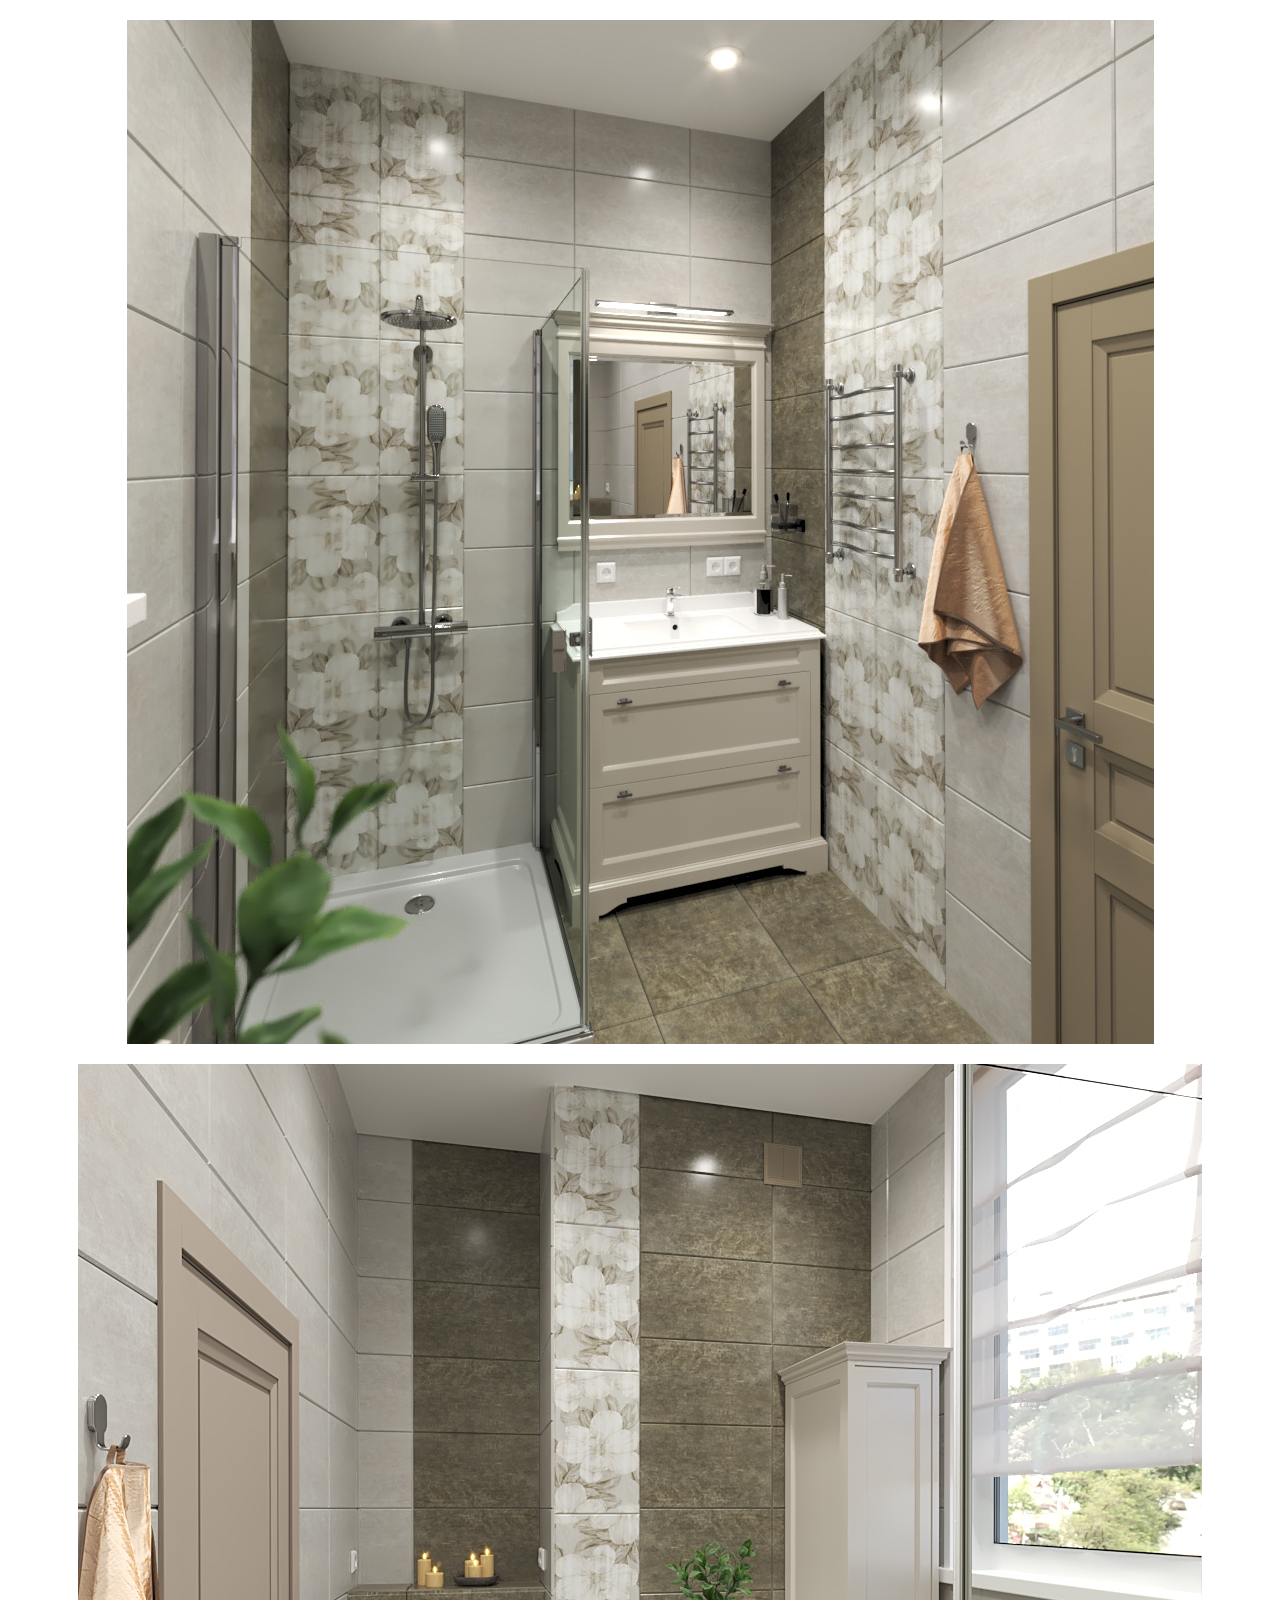
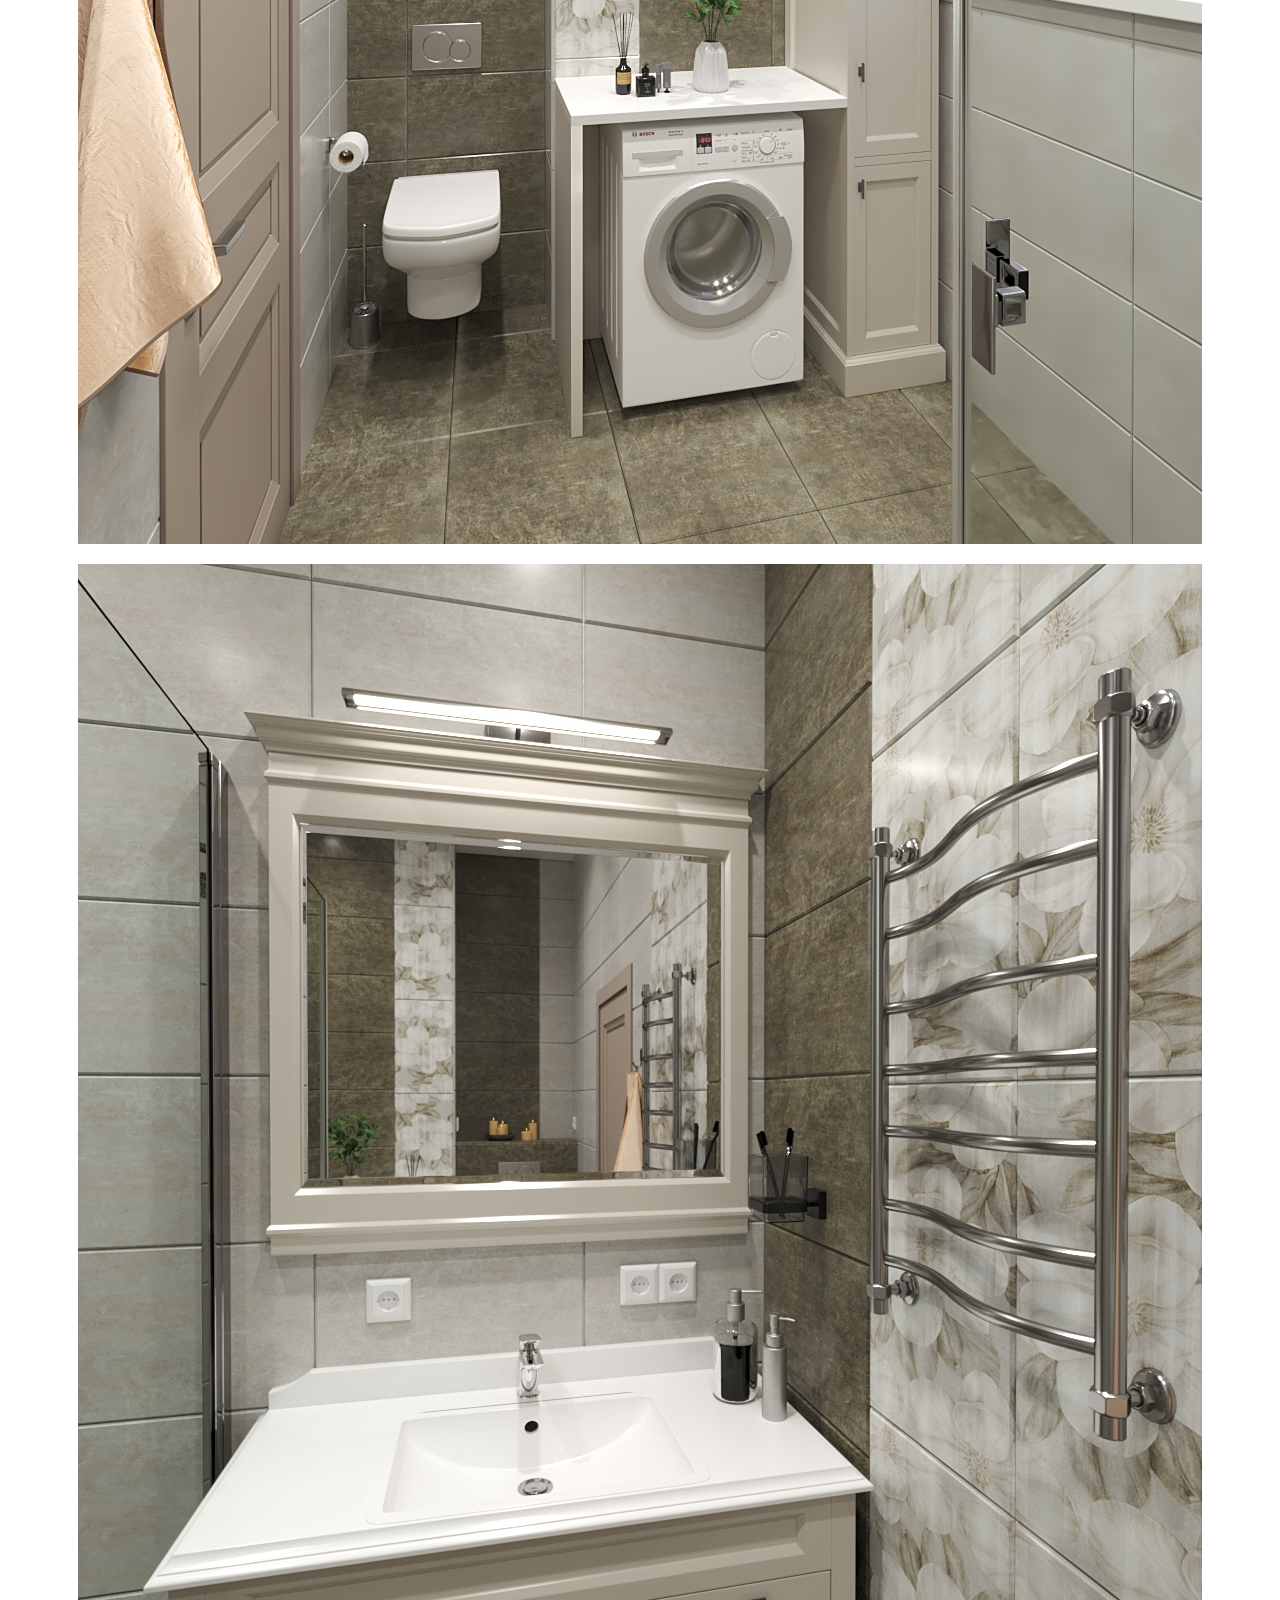
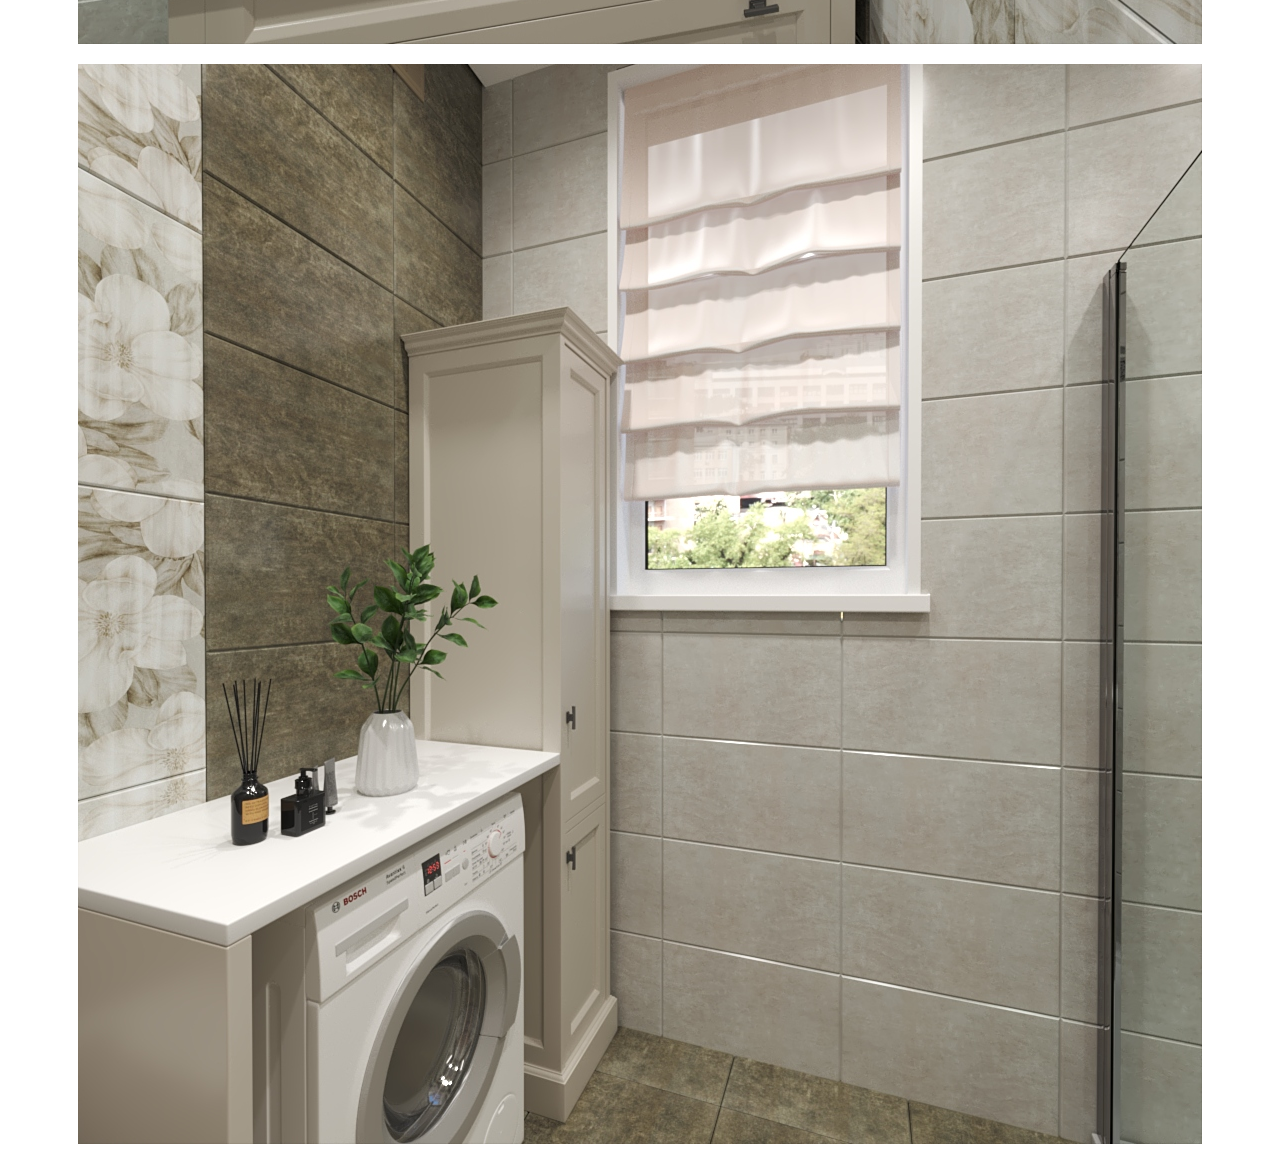
<file: bathroom.html>
<!DOCTYPE HTML>
<html class="no-js" lang="ru">

<head>
    <meta charset="utf-8">
    <meta name="viewport"
        content="width=device-width, initial-scale=1.0, maximum-scale=1.0, user-scalable=no, minimal-ui">
    <title>Portfolio</title>
    <meta name="description" content="3d artist portfolio" />

    <link rel="shortcut icon" href="/favicon.ico" type="image/x-icon">
    <link rel="icon" href="/favicon.ico" type="image/x-icon">

    <link href="https://cdn.jsdelivr.net/npm/bootstrap@5.0.0-beta1/dist/css/bootstrap.min.css" rel="stylesheet"
        integrity="sha384-giJF6kkoqNQ00vy+HMDP7azOuL0xtbfIcaT9wjKHr8RbDVddVHyTfAAsrekwKmP1" crossorigin="anonymous">

    <!-- <link href="css/plugins.css" media="screen" rel="stylesheet" type="text/css" /> -->
    <link href="css/galery-style.css" media="screen" rel="stylesheet" type="text/css" />
    <script src="js/libs/modernizr-2.6.2.min.js"></script>
</head>

<body>
    <div class="container">
        <img src="images/work/bathroom.jpg" alt="">
        <img src="images/work/bathroom1.jpg" alt="">
        <img src="images/work/bathroom2.jpg" alt="">
        <img src="images/work/bathroom3.jpg" alt="">
    </div>
    




    <script src="https://cdn.jsdelivr.net/npm/bootstrap@5.0.0-beta1/dist/js/bootstrap.bundle.min.js"
        integrity="sha384-ygbV9kiqUc6oa4msXn9868pTtWMgiQaeYH7/t7LECLbyPA2x65Kgf80OJFdroafW"
        crossorigin="anonymous"></script>
</body>
</file>
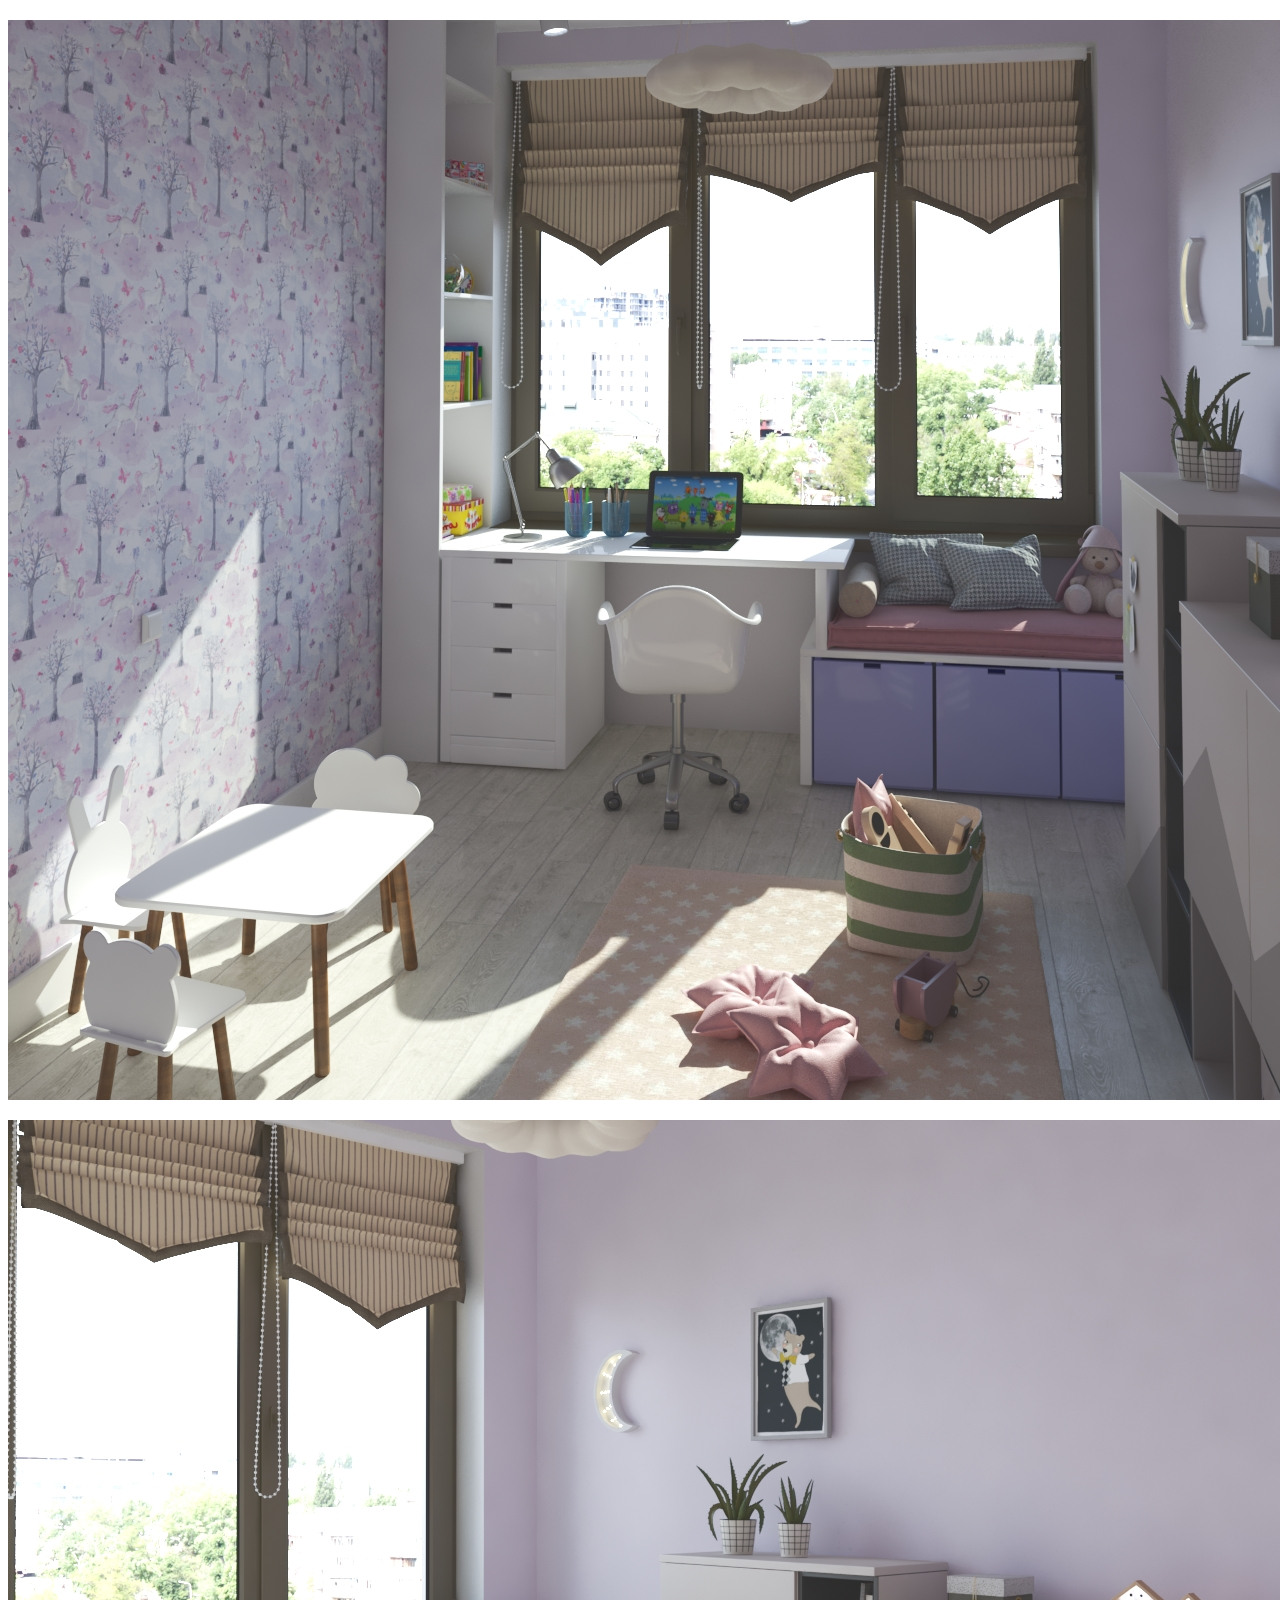
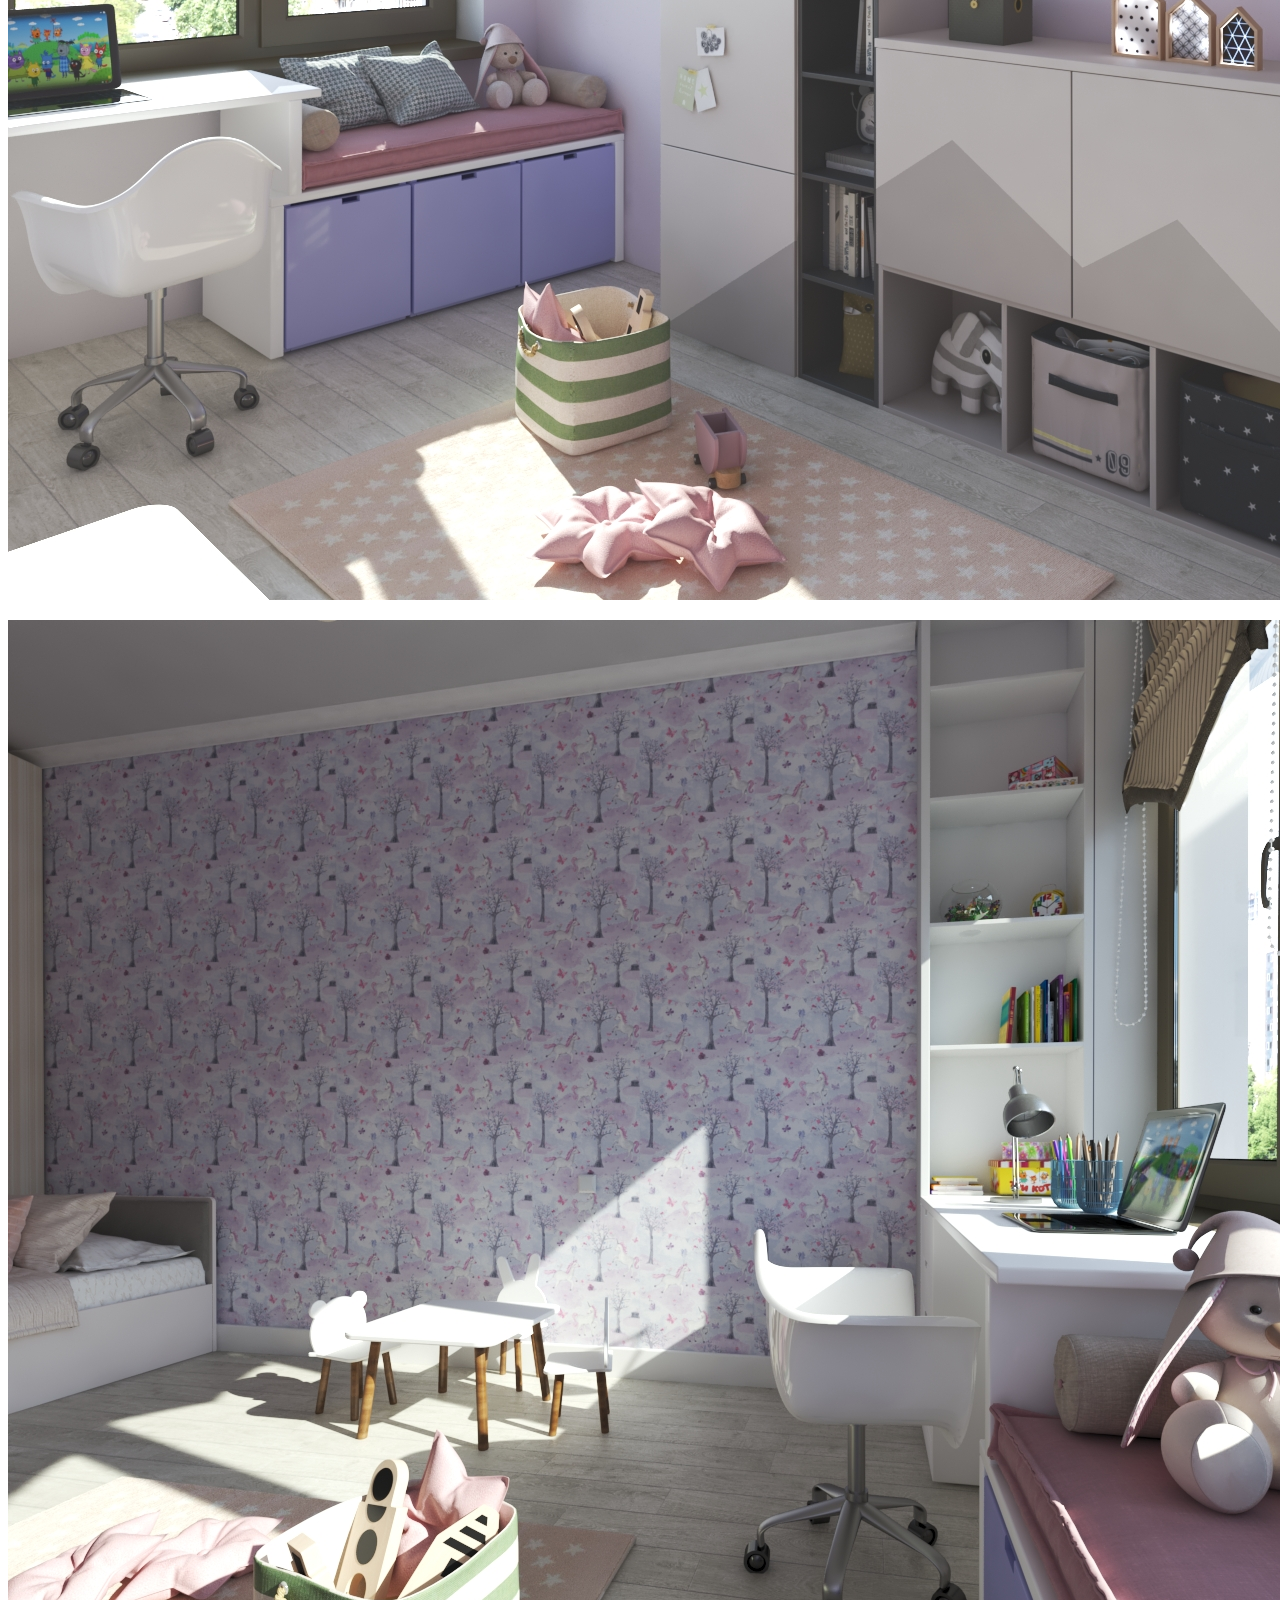
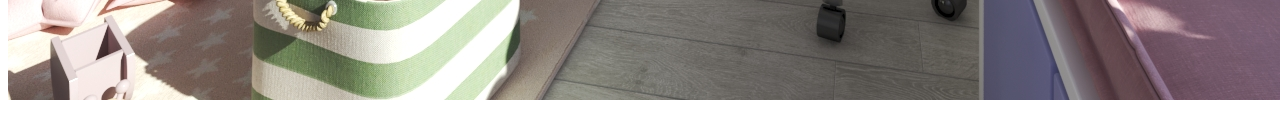
<file: childroom.html>
<!DOCTYPE HTML>
<html class="no-js" lang="ru">

<head>
    <meta charset="utf-8">
    <meta name="viewport"
        content="width=device-width, initial-scale=1.0, maximum-scale=1.0, user-scalable=no, minimal-ui">
    <title>Portfolio</title>
    <meta name="description" content="3d artist portfolio" />

    <link rel="shortcut icon" href="/favicon.ico" type="image/x-icon">
    <link rel="icon" href="/favicon.ico" type="image/x-icon">

    <link href="https://cdn.jsdelivr.net/npm/bootstrap@5.0.0-beta1/dist/css/bootstrap.min.css" rel="stylesheet"
        integrity="sha384-giJF6kkoqNQ00vy+HMDP7azOuL0xtbfIcaT9wjKHr8RbDVddVHyTfAAsrekwKmP1" crossorigin="anonymous">

    <!-- <link href="css/plugins.css" media="screen" rel="stylesheet" type="text/css" /> -->
    <link href="css/galery-style.css" media="screen" rel="stylesheet" type="text/css" />
    <script src="js/libs/modernizr-2.6.2.min.js"></script>
</head>

<body>
    <div class="container">
        <img src="images/work/children.jpg" alt="">
        <img src="images/work/children2.jpg" alt="">
        <img src="images/work/children3.jpg" alt="">
    </div>





    <script src="https://cdn.jsdelivr.net/npm/bootstrap@5.0.0-beta1/dist/js/bootstrap.bundle.min.js"
        integrity="sha384-ygbV9kiqUc6oa4msXn9868pTtWMgiQaeYH7/t7LECLbyPA2x65Kgf80OJFdroafW"
        crossorigin="anonymous"></script>
</body>
</file>
<file: css/galery-style.css>
a {
    display: block;
    font-size: 40px;
    text-align: center;
    text-decoration: none;

    /* margin: auto; */
}

img {
    display: block;
    margin-left: auto; 
    margin-right: auto;
    margin-bottom: 20px;
    margin-top: 20px;
}
</file>
